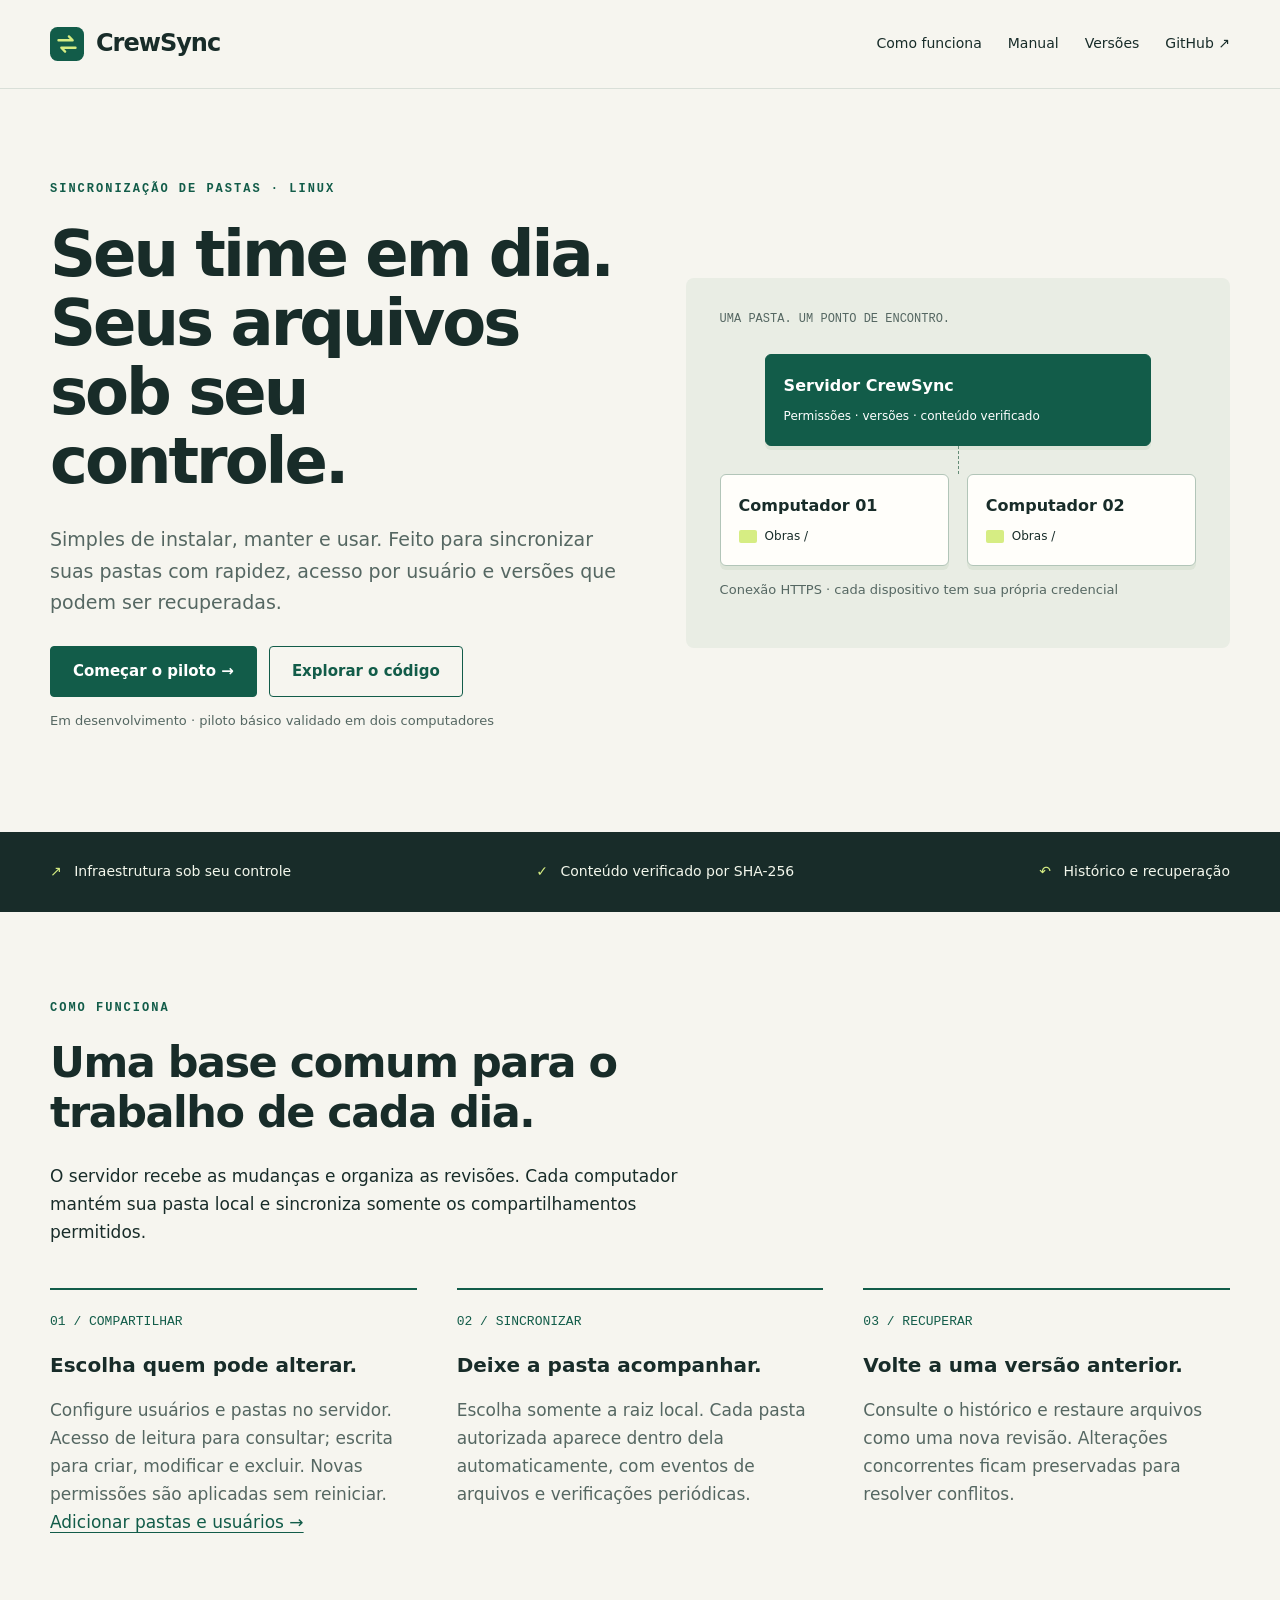
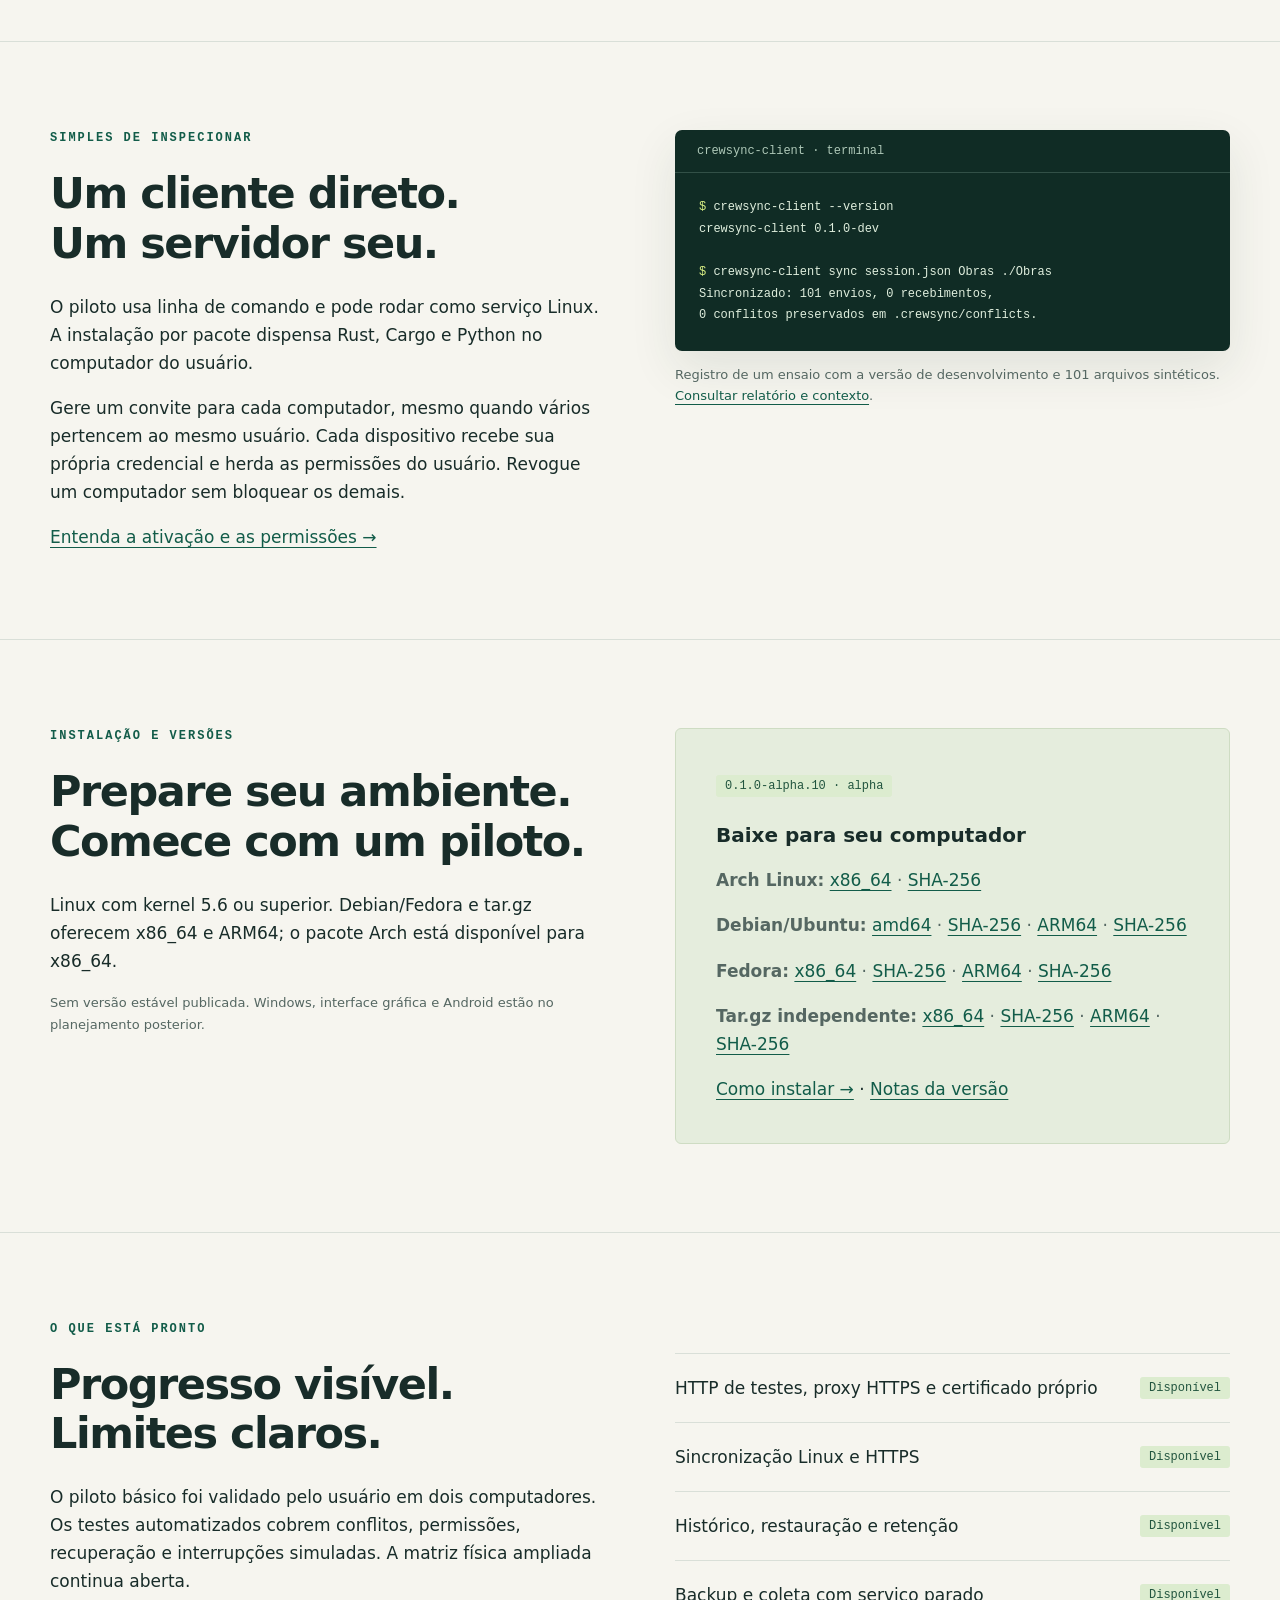
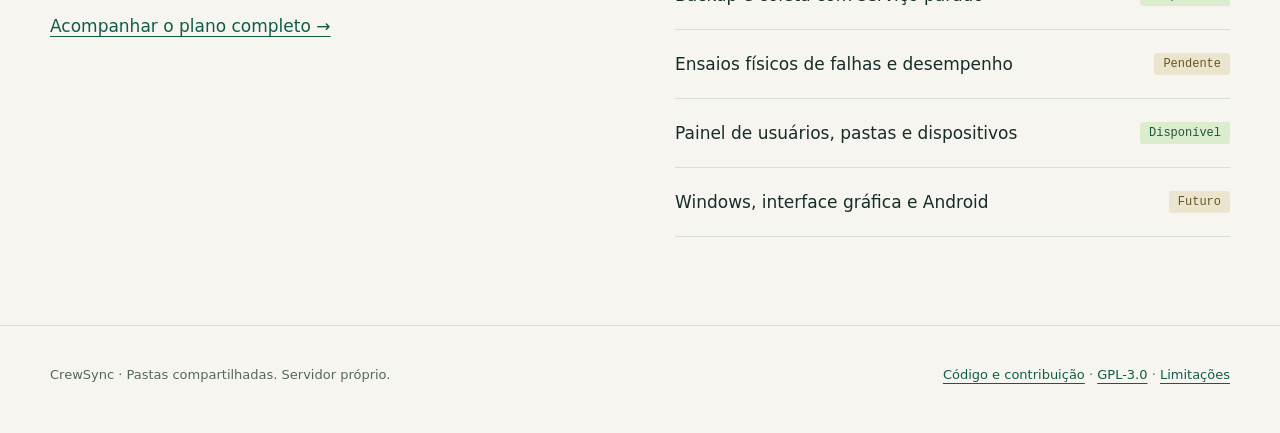
<file: site/index.html>
<!doctype html><html lang="pt-BR"><head><meta charset="utf-8"><meta name="viewport" content="width=device-width, initial-scale=1"><meta name="theme-color" content="#125c49"><meta name="description" content="CrewSync: sincronização de pastas com servidor próprio, permissões por usuário e recuperação de versões. Piloto Linux."><link rel="icon" href="assets/favicon.svg" type="image/svg+xml"><link rel="stylesheet" href="assets/style.css"><title>CrewSync — Seu time em dia. Seus arquivos sob seu controle.</title></head><body><a class="skip" href="#conteudo">Pular para o conteúdo</a><div class="bar"><header class="wrap"><a class="brand" href="./" aria-label="CrewSync, início"><svg viewBox="0 0 36 36" aria-hidden="true"><rect width="36" height="36" rx="8" fill="#125c49"/><path d="M9 14h15l-4-4m7 12H12l4 4" fill="none" stroke="#d6ed83" stroke-width="2.5" stroke-linecap="round" stroke-linejoin="round"/></svg>CrewSync</a><nav aria-label="Principal"><a href="./#funciona">Como funciona</a><a href="manual.html">Manual</a><a href="./#downloads">Versões</a><a href="https://github.com/goncalvesl/crewsync">GitHub ↗</a></nav></header></div><main id="conteudo"><div class="wrap hero"><div><p class="eyebrow">Sincronização de pastas · Linux</p><h1>Seu time em dia.<br>Seus arquivos<br>sob seu controle.</h1><p class="lead">Simples de instalar, manter e usar. Feito para sincronizar suas pastas com rapidez, acesso por usuário e versões que podem ser recuperadas.</p><div class="actions"><a class="button" href="manual.html">Começar o piloto →</a><a class="button secondary" href="https://github.com/goncalvesl/crewsync">Explorar o código</a></div><p class="fine">Em desenvolvimento · piloto básico validado em dois computadores</p></div><div class="diagram" role="img" aria-label="Dois computadores Linux sincronizam a pasta Obras por HTTPS com um servidor CrewSync central."><div class="label">UMA PASTA. UM PONTO DE ENCONTRO.</div><div class="machine server"><strong>Servidor CrewSync</strong><small>Permissões · versões · conteúdo verificado</small></div><div class="connection"></div><div class="clients"><div class="machine"><strong>Computador 01</strong><small><span class="folder"></span>Obras /</small></div><div class="machine"><strong>Computador 02</strong><small><span class="folder"></span>Obras /</small></div></div><p class="fine">Conexão HTTPS · cada dispositivo tem sua própria credencial</p></div></div><div class="stripe"><div class="wrap"><div><span>↗</span> Infraestrutura sob seu controle</div><div><span>✓</span> Conteúdo verificado por SHA-256</div><div><span>↶</span> Histórico e recuperação</div></div></div>
<section class="section" id="funciona"><div class="wrap"><div class="section-intro"><p class="eyebrow">Como funciona</p><h2>Uma base comum para o trabalho de cada dia.</h2><p>O servidor recebe as mudanças e organiza as revisões. Cada computador mantém sua pasta local e sincroniza somente os compartilhamentos permitidos.</p></div><div class="grid3"><article class="feature"><div class="number">01 / COMPARTILHAR</div><h3>Escolha quem pode alterar.</h3><p>Configure usuários e pastas no servidor. Acesso de leitura para consultar; escrita para criar, modificar e excluir. Novas permissões são aplicadas sem reiniciar. <a href="manual.html#configurar">Adicionar pastas e usuários →</a></p></article><article class="feature"><div class="number">02 / SINCRONIZAR</div><h3>Deixe a pasta acompanhar.</h3><p>Escolha somente a raiz local. Cada pasta autorizada aparece dentro dela automaticamente, com eventos de arquivos e verificações periódicas.</p></article><article class="feature"><div class="number">03 / RECUPERAR</div><h3>Volte a uma versão anterior.</h3><p>Consulte o histórico e restaure arquivos como uma nova revisão. Alterações concorrentes ficam preservadas para resolver conflitos.</p></article></div></div></section>
<section class="section"><div class="wrap split"><div><p class="eyebrow">Simples de inspecionar</p><h2>Um cliente direto.<br>Um servidor seu.</h2><p>O piloto usa linha de comando e pode rodar como serviço Linux. A instalação por pacote dispensa Rust, Cargo e Python no computador do usuário.</p><p>Gere um convite para cada computador, mesmo quando vários pertencem ao mesmo usuário. Cada dispositivo recebe sua própria credencial e herda as permissões do usuário. Revogue um computador sem bloquear os demais.</p><a href="manual.html#dispositivos">Entenda a ativação e as permissões →</a></div><div><div class="terminal"><div class="terminal-title">crewsync-client · terminal</div><pre><span class="prompt">$</span> crewsync-client --version
crewsync-client 0.1.0-dev

<span class="prompt">$</span> crewsync-client sync session.json Obras ./Obras
Sincronizado: 101 envios, 0 recebimentos,
0 conflitos preservados em .crewsync/conflicts.</pre></div><p class="fine">Registro de um ensaio com a versão de desenvolvimento e 101 arquivos sintéticos. <a href="https://github.com/goncalvesl/crewsync/blob/main/docs/reports/synthetic-local.json">Consultar relatório e contexto</a>.</p></div></div></section>
<section class="section" id="downloads"><div class="wrap split"><div><p class="eyebrow">Instalação e versões</p><h2>Prepare seu ambiente.<br>Comece com um piloto.</h2><p>Linux com kernel 5.6 ou superior. Debian/Fedora e tar.gz oferecem x86_64 e ARM64; o pacote Arch está disponível para x86_64.</p><p class="fine">Sem versão estável publicada. Windows, interface gráfica e Android estão no planejamento posterior.</p></div><div class="download"><!-- downloads:start -->
<span class="status">0.1.0-alpha.10 · alpha</span><h3 style="margin-top:24px">Baixe para seu computador</h3><p><strong>Arch Linux:</strong> <a href="https://github.com/goncalvesl/crewsync/releases/download/v0.1.0-alpha.10/crewsync-0.1.0_alpha.10-1-x86_64.pkg.tar.zst">x86_64</a> · <a href="https://github.com/goncalvesl/crewsync/releases/download/v0.1.0-alpha.10/crewsync-0.1.0_alpha.10-1-x86_64.pkg.tar.zst.sha256">SHA-256</a></p><p><strong>Debian/Ubuntu:</strong> <a href="https://github.com/goncalvesl/crewsync/releases/download/v0.1.0-alpha.10/crewsync_0.1.0.alpha.10-1_amd64.deb">amd64</a> · <a href="https://github.com/goncalvesl/crewsync/releases/download/v0.1.0-alpha.10/crewsync_0.1.0.alpha.10-1_amd64.deb.sha256">SHA-256</a> · <a href="https://github.com/goncalvesl/crewsync/releases/download/v0.1.0-alpha.10/crewsync_0.1.0.alpha.10-1_arm64.deb">ARM64</a> · <a href="https://github.com/goncalvesl/crewsync/releases/download/v0.1.0-alpha.10/crewsync_0.1.0.alpha.10-1_arm64.deb.sha256">SHA-256</a></p><p><strong>Fedora:</strong> <a href="https://github.com/goncalvesl/crewsync/releases/download/v0.1.0-alpha.10/crewsync-0.1.0.alpha.10-1.x86_64.rpm">x86_64</a> · <a href="https://github.com/goncalvesl/crewsync/releases/download/v0.1.0-alpha.10/crewsync-0.1.0.alpha.10-1.x86_64.rpm.sha256">SHA-256</a> · <a href="https://github.com/goncalvesl/crewsync/releases/download/v0.1.0-alpha.10/crewsync-0.1.0.alpha.10-1.aarch64.rpm">ARM64</a> · <a href="https://github.com/goncalvesl/crewsync/releases/download/v0.1.0-alpha.10/crewsync-0.1.0.alpha.10-1.aarch64.rpm.sha256">SHA-256</a></p><p><strong>Tar.gz independente:</strong> <a href="https://github.com/goncalvesl/crewsync/releases/download/v0.1.0-alpha.10/crewsync-0.1.0-alpha.10-linux-x86_64.tar.gz">x86_64</a> · <a href="https://github.com/goncalvesl/crewsync/releases/download/v0.1.0-alpha.10/crewsync-0.1.0-alpha.10-linux-x86_64.tar.gz.sha256">SHA-256</a> · <a href="https://github.com/goncalvesl/crewsync/releases/download/v0.1.0-alpha.10/crewsync-0.1.0-alpha.10-linux-arm64.tar.gz">ARM64</a> · <a href="https://github.com/goncalvesl/crewsync/releases/download/v0.1.0-alpha.10/crewsync-0.1.0-alpha.10-linux-arm64.tar.gz.sha256">SHA-256</a></p><a href="manual.html#instalar">Como instalar →</a> · <a href="https://github.com/goncalvesl/crewsync/releases/tag/v0.1.0-alpha.10">Notas da versão</a>
<!-- downloads:end --></div></div></div></section>
<section class="section"><div class="wrap split"><div><p class="eyebrow">O que está pronto</p><h2>Progresso visível.<br>Limites claros.</h2><p>O piloto básico foi validado pelo usuário em dois computadores. Os testes automatizados cobrem conflitos, permissões, recuperação e interrupções simuladas. A matriz física ampliada continua aberta.</p><a href="https://github.com/goncalvesl/crewsync/blob/main/docs/PLAN.md">Acompanhar o plano completo →</a></div><div class="roadmap"><div><span>HTTP de testes, proxy HTTPS e certificado próprio</span><span class="status">Disponível</span></div><div><span>Sincronização Linux e HTTPS</span><span class="status">Disponível</span></div><div><span>Histórico, restauração e retenção</span><span class="status">Disponível</span></div><div><span>Backup e coleta com serviço parado</span><span class="status">Disponível</span></div><div><span>Ensaios físicos de falhas e desempenho</span><span class="status pending">Pendente</span></div><div><span>Painel de usuários, pastas e dispositivos</span><span class="status">Disponível</span></div><div><span>Windows, interface gráfica e Android</span><span class="status pending">Futuro</span></div></div></div></section></main><footer><div class="wrap"><span>CrewSync · Pastas compartilhadas. Servidor próprio.</span><span><a href="https://github.com/goncalvesl/crewsync">Código e contribuição</a> · <a href="manual.html#licenca">GPL-3.0</a> · <a href="manual.html#limites">Limitações</a></span></div></footer></body></html>
</file>
<file: site/assets/style.css>
:root{--ink:#182c29;--green:#125c49;--muted:#556762;--paper:#f6f5ef;--line:#d9dfd8;--accent:#d6ed83;--mono:ui-monospace,SFMono-Regular,Consolas,monospace}*{box-sizing:border-box}html{scroll-behavior:smooth;scroll-padding-top:6rem}body{margin:0;background:var(--paper);color:var(--ink);font:17px/1.65 system-ui,-apple-system,Segoe UI,sans-serif}a{color:var(--green);text-underline-offset:4px}button,a{touch-action:manipulation}a:focus-visible,button:focus-visible{outline:3px solid #b68b00;outline-offset:5px}.skip{position:absolute;left:1rem;top:-5rem;z-index:3;background:white;padding:1rem}.skip:focus{top:1rem}.wrap{width:min(1180px,calc(100% - 64px));margin:auto}.bar{border-bottom:1px solid var(--line);background:var(--paper)}header{display:flex;align-items:center;justify-content:space-between;gap:24px;min-height:88px}nav{display:flex;gap:26px;flex-wrap:wrap;font-size:14px}nav a{text-decoration:none;color:var(--ink)}.brand{display:flex;align-items:center;gap:12px;font-size:24px;font-weight:750;letter-spacing:-1px;text-decoration:none;color:var(--ink)}.brand svg{width:34px;height:34px}.button{display:inline-flex;align-items:center;justify-content:center;border:1px solid var(--green);padding:12px 22px;background:var(--green);color:white;text-decoration:none;border-radius:4px;font-size:15px;font-weight:650}.button.secondary{color:var(--green);background:transparent}.hero{padding:92px 0 88px;display:grid;grid-template-columns:1.05fr 1fr;gap:64px;align-items:center}.eyebrow{text-transform:uppercase;letter-spacing:2px;color:var(--green);font:600 12px/1.4 var(--mono);margin:0 0 22px}h1{font-size:clamp(40px,5vw,68px);line-height:1.08;letter-spacing:-3px;max-width:780px;margin:0 0 28px}h2{font-size:clamp(28px,3.5vw,43px);line-height:1.16;letter-spacing:-1.5px;margin:0 0 24px}h3{font-size:20px;line-height:1.4;margin:0 0 14px}.lead{font-size:19px;color:var(--muted);max-width:590px;margin-bottom:28px}.actions{display:flex;gap:12px;flex-wrap:wrap}.fine{font-size:13px;color:var(--muted)}.diagram{padding:34px;background:#e9ede4;border-radius:8px;position:relative}.diagram .label{font:12px var(--mono);color:var(--muted);margin-bottom:24px}.machine{border:1px solid #b2c5b8;background:#fffefa;border-radius:6px;padding:18px;font-size:14px;box-shadow:0 4px 0 #dce4d7}.server{background:var(--green);color:#fff;border-color:var(--green);margin:28px 45px}.machine strong{display:block;font-size:16px;margin-bottom:5px}.machine small{font-size:12px}.clients{display:grid;grid-template-columns:1fr 1fr;gap:18px}.connection{position:absolute;border-left:1px dashed #658c77;height:28px;left:50%;margin-top:-28px}.folder{display:inline-block;width:18px;height:13px;background:var(--accent);border-radius:2px;margin-right:8px;vertical-align:middle}.stripe{background:var(--ink);color:#f3f7ec;padding:28px 0}.stripe .wrap{display:flex;gap:40px;justify-content:space-between;flex-wrap:wrap;font-size:14px}.stripe span{color:var(--accent);margin-right:8px}.section{padding:88px 0;border-bottom:1px solid var(--line)}.section-intro{max-width:650px;margin-bottom:42px}.grid3{display:grid;grid-template-columns:repeat(3,1fr);gap:40px}.feature{border-top:2px solid var(--green);padding-top:24px}.feature p,.step p{color:var(--muted)}.number{font:13px var(--mono);color:var(--green);margin-bottom:22px}.split{display:grid;grid-template-columns:1fr 1fr;gap:70px;align-items:start}.terminal{background:#102c25;border-radius:7px;overflow:hidden;color:#dfeedd;box-shadow:0 18px 48px #1b392419}.terminal-title{font:12px var(--mono);border-bottom:1px solid #325047;padding:14px 22px;color:#adc7b7}.terminal pre{background:none;border:0;margin:0;padding:24px;line-height:1.8;font-size:12px}.terminal .prompt{color:var(--accent)}pre{background:#e8ece3;border:1px solid var(--line);padding:20px;overflow:auto;max-width:100%;border-radius:4px;font:13px/1.8 var(--mono);white-space:pre-wrap;overflow-wrap:anywhere}code{font: .85em var(--mono);overflow-wrap:anywhere}.status{font:12px var(--mono);padding:4px 9px;background:#dceccf;color:#22553f;border-radius:3px}.status.pending{background:#ebe4cf;color:#665821}.roadmap{border-top:1px solid var(--line);margin-top:32px}.roadmap div{padding:20px 0;display:flex;justify-content:space-between;align-items:center;gap:24px;border-bottom:1px solid var(--line)}.download{background:#e5eddd;border:1px solid #cedcc3;padding:40px;border-radius:6px}.download p{color:var(--muted)}footer{padding:38px 0 48px;font-size:13px;color:var(--muted)}footer .wrap{display:flex;justify-content:space-between;gap:24px;flex-wrap:wrap}.manual-layout{display:grid;grid-template-columns:220px minmax(0,1fr);gap:64px;padding:50px 0 90px}.manual-nav{position:sticky;top:24px;align-self:start;font-size:14px}.manual-nav a{display:block;padding:7px 0;text-decoration:none}.manual-content{max-width:820px;min-width:0}.manual-content h1{font-size:48px;margin-top:15px}.manual-content section{padding:35px 0;border-bottom:1px solid var(--line)}.manual-content h2{font-size:30px}.note{border-left:3px solid var(--green);padding:12px 20px;background:#e8ede2;font-size:15px}table{border-collapse:collapse;width:100%;font-size:14px}td,th{border-bottom:1px solid var(--line);padding:12px 8px;text-align:left}ul,ol{padding-left:24px}li{margin:8px 0}@media(max-width:850px){.hero,.split{grid-template-columns:1fr;gap:40px}.hero{padding:52px 0}.hero h1{max-width:600px}.diagram{max-width:560px}.grid3{grid-template-columns:1fr;gap:28px}.section{padding:54px 0}.manual-layout{grid-template-columns:1fr;gap:24px}.manual-nav{position:static;display:flex;flex-wrap:wrap;gap:0 20px;border-bottom:1px solid var(--line);padding-bottom:20px}.manual-content h1{font-size:40px}}@media(max-width:520px){.wrap{width:calc(100% - 36px)}header{align-items:flex-start;flex-direction:column;gap:12px;padding:18px 0}nav{gap:18px;font-size:13px}.hero{padding:40px 0}h1{letter-spacing:-1.8px}.diagram{padding:22px 16px}.server{margin:25px 22px}.clients{gap:10px}.machine{padding:12px}.machine strong{font-size:14px}.machine small{font-size:11px}.download{padding:25px}.stripe .wrap{gap:15px}.roadmap div{align-items:flex-start}.terminal pre{padding:16px;font-size:11px}}@media(prefers-reduced-motion:reduce){html{scroll-behavior:auto}}
</file>
